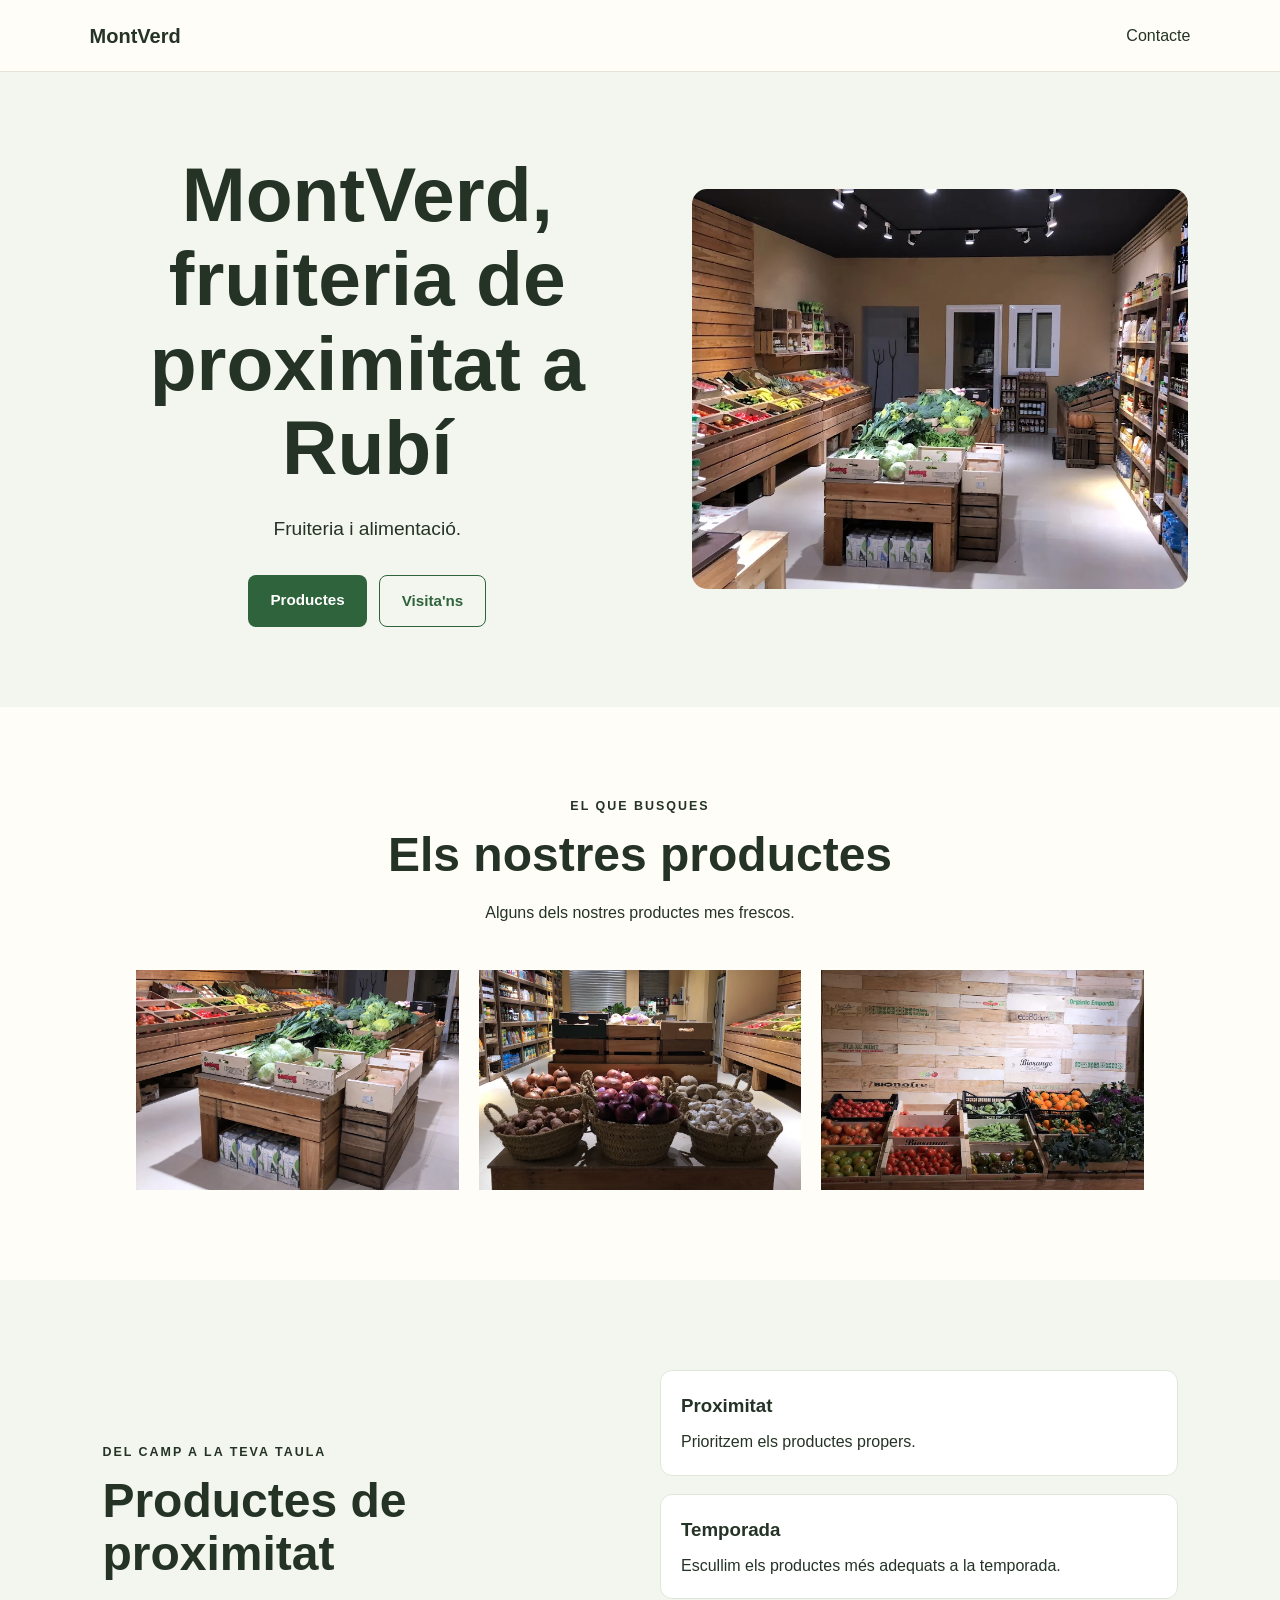
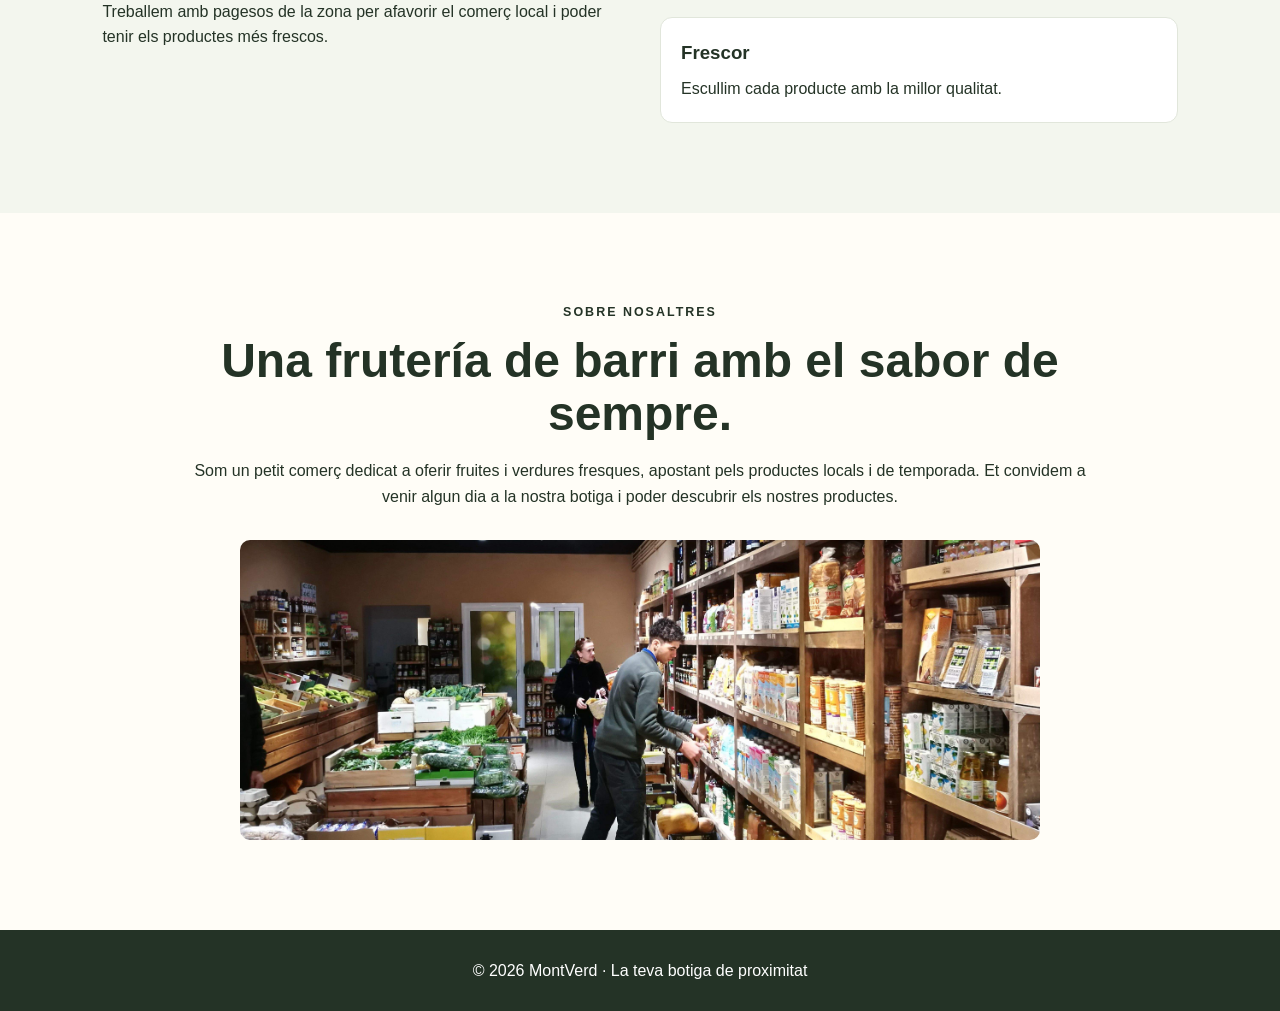
<file: index.html>
<html lang="cat">

<head>
  <meta charset="UTF-8">
  <meta name="viewport" content="width=device-width, initial-scale=1.0">

  <title>Fruiteria de proximitat a Rubí | MontVerd</title>

  <meta name="description"
    content="Descobreix fruites i verdures fresques, locals i de temporada a MontVerd, la teva fruiteria de proximitat a Rubí.">

  <link rel="stylesheet" href="css/style.css">
</head>

<body>

  <header>
    <nav class="navbar">
      <a href="#inicio" class="logo">MontVerd</a>
      <ul class="nav-links">
        <li><a href="contacte.html">Contacte</a></li>
      </ul>
    </nav>
  </header>

  <main>
    <section id="inicio" class="hero">

      <div class="hero-content">
        <h1>MontVerd, fruiteria de proximitat a Rubí</h1>
        <p>Fruiteria i alimentació.</p>

        <div class="buttons">
          <a href="#productos" class="button primary">Productes</a>
          <a href="contacte.html" class="button secondary">Visita'ns</a>
        </div>
      </div>

      <div class="hero-image">
        <img src="images/tienda2.webp" alt="Fruites i verdures fresques">
      </div>

    </section>

    <section id="productos" class="section">
      <div class="section-heading">
        <p class="eyebrow">EL QUE BUSQUES</p>
        <h2>Els nostres productes</h2>
        <p>Alguns dels nostres productes mes frescos.</p>
      </div>

      <div class="cards">

        <article class="card">
          <img src="images/frutasyverduras1.webp" alt="Fruites">
        </article>

        <article class="card">
          <img src="images/frutasyverduras2.webp" alt="Verdures">
        </article>

        <article class="card">
          <img src="images/frutasyverduras3.webp" alt="Temporada">
        </article>

      </div>
    </section>

    <section id="proximidad" class="section light">
      <div class="two-columns">
        <div>
          <p class="eyebrow">DEL CAMP A LA TEVA TAULA</p>
          <h2>Productes de proximitat</h2>
          <p>
            Treballem amb pagesos de la zona per afavorir el comerç local i poder tenir els productes més frescos.
          </p>
        </div>

        <div class="features">
          <div class="feature">
            <div>
              <h3>Proximitat</h3>
              <p>Prioritzem els productes propers.</p>
            </div>
          </div>
          <div class="feature">
            <div>
              <h3>Temporada</h3>
              <p>Escullim els productes més adequats a la temporada.</p>
            </div>
          </div>
          <div class="feature">
            <div>
              <h3>Frescor</h3>
              <p>Escullim cada producte amb la millor qualitat.</p>
            </div>
          </div>
        </div>
      </div>
    </section>

    <section id="nosotros" class="section">
      <div class="about">
        <div>
          <p class="eyebrow">SOBRE NOSALTRES</p>
          <h2>Una frutería de barri amb el sabor de sempre.</h2>
          <p>
            Som un petit comerç dedicat a oferir fruites i verdures fresques, apostant pels productes locals i de
            temporada. Et convidem a venir algun dia a la nostra botiga i poder descubrir els nostres productes.
          </p>
          <img src="images/montverd-2.jpeg" alt="La nostra fruiteria">
        </div>
      </div>
    </section>

    <footer>
      <p>© 2026 MontVerd · La teva botiga de proximitat</p>
    </footer>

    <script src="js/script.js"></script>
</body>

</html>
</file>
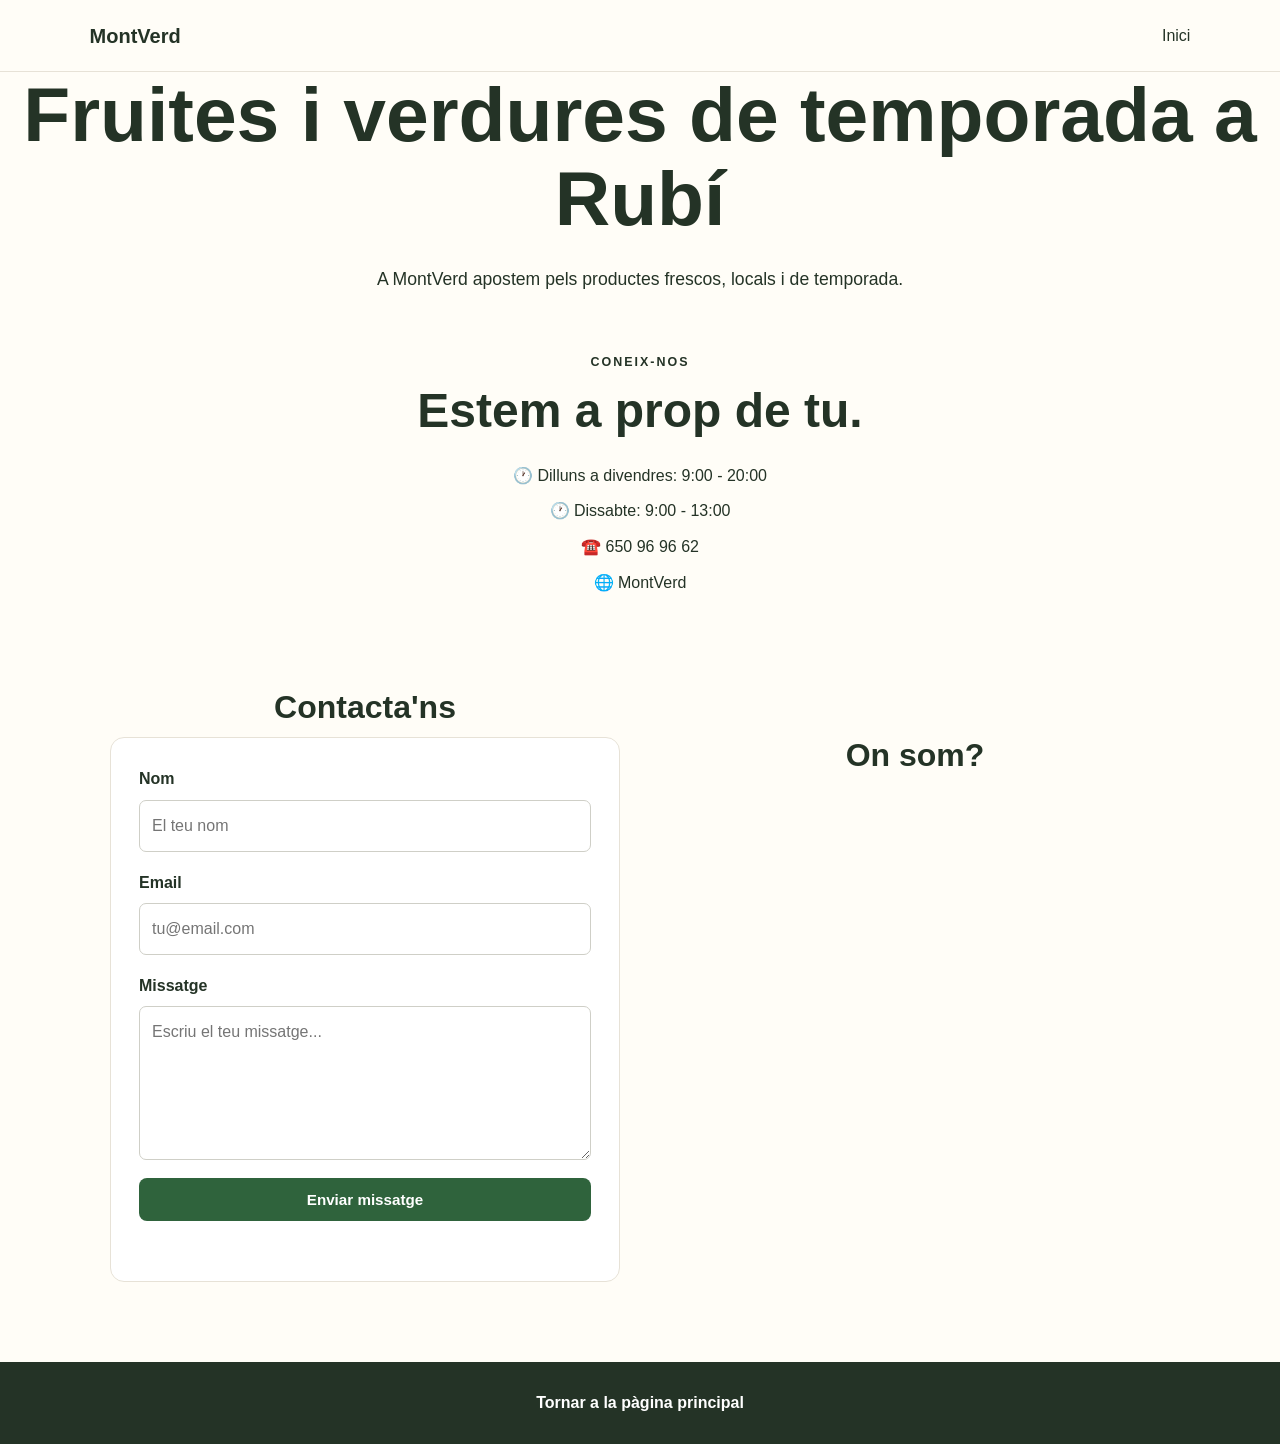
<file: contacte.html>
<!DOCTYPE html>
<html lang="ca">

<head>
    <meta charset="UTF-8">
    <meta name="viewport" content="width=device-width, initial-scale=1.0">
    <title>Fruites i verdures de temporada a Rubí | MontVerd</title>
    <meta name="description"
        content="Descobreix les fruites i verdures de temporada a MontVerd, la teva fruiteria de proximitat a Rubí.">
    <link rel="stylesheet" href="css/style.css">
</head>

<body>


    <header>
        <nav class="navbar">
            <a href="index.html" class="logo">MontVerd</a>

            <ul class="nav-links">
                <li><a href="index.html">Inici</a></li>
            </ul>
        </nav>
    </header>

    <section class="contact-header">
        <h1>Fruites i verdures de temporada a Rubí</h1>
        <p>A MontVerd apostem pels productes frescos, locals i de temporada.</p>
    </section>


    <main>

        <!-- Informacio de la botiga centrada -->

        <section class="contact-info-section">

            <p class="eyebrow">CONEIX-NOS</p>
            <h2>Estem a prop de tu.</h2>

            <p>🕐 Dilluns a divendres: 9:00 - 20:00</p>
            <p>🕐 Dissabte: 9:00 - 13:00</p>
            <p>☎️ 650 96 96 62</p>
            <p>🌐 MontVerd</p>

        </section>

        <!-- Formulari a l'esquerra i mapa a la dreta -->

        <section class="contact-content">

            <div class="contact-form-container">

                <h2>Contacta'ns</h2>

                <form id="contact-form" class="contact-form">

                    <label for="nombre">Nom</label>
                    <input type="text" id="nombre" name="nombre" placeholder="El teu nom" required>

                    <label for="email">Email</label>
                    <input type="email" id="email" name="email" placeholder="tu@email.com" required>

                    <label for="mensaje">Missatge</label>
                    <textarea id="mensaje" name="mensaje" rows="5" placeholder="Escriu el teu missatge..."
                        required></textarea>

                    <button type="submit" class="button primary">
                        Enviar missatge
                    </button>

                    <p id="form-message" class="form-message"></p>

                </form>

            </div>

            <div class="contact-map-container">

                <h2>On som?</h2>

                <iframe
                    src="https://www.google.com/maps/embed?pb=!1m18!1m12!1m3!1d2988.626088034477!2d2.0284027122272668!3d41.49070537116716!2m3!1f0!2f0!3f0!3m2!1i1024!2i768!4f13.1!3m3!1m2!1s0x12a4913957665ff9%3A0x58d9972b3dd79934!2sMontverd!5e0!3m2!1sca!2ses!4v1792234875095!5m2!1sca!2ses"
                    width="600" height="450" style="border:0;" allowfullscreen loading="lazy"
                    referrerpolicy="strict-origin-when-cross-origin">
                </iframe>

            </div>

        </section>

    </main>

    <footer class="back-home">
        <a href="index.html">Tornar a la pàgina principal</a>
    </footer>

    <script src="js/script.js"></script>

</body>

</html>
</file>
<file: css/style.css>
/* ESTILOS GENERALES */

* {
    box-sizing: border-box;
    margin: 0;
    padding: 0;
}

html {
    scroll-behavior: smooth;
}

body {
    font-family: Arial, Helvetica, sans-serif;
    color: #243326;
    background: #fffdf7;
    line-height: 1.6;
}

a {
    color: inherit;
    text-decoration: none;
}

h1 {
    font-size: clamp(2.5rem, 6vw, 5rem);
    line-height: 1.1;
    margin-bottom: 24px;
}

h2 {
    font-size: clamp(2rem, 4vw, 3rem);
    line-height: 1.1;
    margin-bottom: 18px;
}

h3 {
    margin-bottom: 8px;
}

.eyebrow {
    font-size: 0.78rem;
    letter-spacing: 2px;
    font-weight: bold;
    margin-bottom: 12px;
    text-transform: uppercase;
}

/* MENU */

.navbar {
    min-height: 72px;
    padding: 18px 7%;
    display: flex;
    align-items: center;
    justify-content: space-between;
    background: #fffdf7;
    border-bottom: 1px solid #e7e2d7;
    position: sticky;
    top: 0;
    z-index: 10;
}

.logo {
    font-size: 1.25rem;
    font-weight: bold;
}

.nav-links {
    list-style: none;
    display: flex;
    gap: 24px;
}

.nav-links a:hover {
    text-decoration: underline;
}

/* BOTONES */

.button {
    display: inline-block;
    padding: 13px 22px;
    border: none;
    border-radius: 8px;
    font-size: 0.95rem;
    font-weight: bold;
    cursor: pointer;
}

.primary {
    background: #2f633c;
    color: white;
}

.primary:hover {
    background: #244d2f;
}

.secondary {
    border: 1px solid #2f633c;
    color: #2f633c;
}

.buttons {
    display: flex;
    justify-content: center;
    gap: 12px;
    flex-wrap: wrap;
}

/* PORTADA DE INDEX */

.hero {
    min-height: 550px;
    padding: 80px 7%;
    display: flex;
    justify-content: center;
    align-items: center;
    gap: 50px;
    background: #f3f6ee;
}

.hero-content {
    width: 50%;
    max-width: 550px;
    text-align: center;
}

.hero-image {
    width: 45%;
    max-width: 500px;
}

.hero-image img {
    width: 100%;
    height: 400px;
    object-fit: cover;
    border-radius: 15px;
}

.hero-content > p:not(.eyebrow) {
    font-size: 1.2rem;
    margin-bottom: 30px;
}

/* SECCIONES GENERALES */

.section {
    padding: 90px 8%;
}

.light {
    background: #f3f6ee;
}

.section-heading {
    max-width: 700px;
    margin: 0 auto 45px;
    text-align: center;
}

/* TARJETAS DE PRODUCTOS */

.cards {
    display: flex;
    justify-content: center;
    gap: 20px;
}

.card {
    width: 30%;
    max-width: 350px;
}

.card img {
    display: block;
    width: 100%;
    height: 220px;
    object-fit: cover;
}

/* PROXIMITAT */

.two-columns {
    max-width: 1100px;
    margin: 0 auto;
    display: grid;
    grid-template-columns: 1fr 1fr;
    gap: 40px;
    align-items: center;
}

.features {
    display: grid;
    gap: 18px;
}

.feature {
    padding: 20px;
    background: white;
    border: 1px solid #e1e6db;
    border-radius: 12px;
}

.feature p {
    margin: 0;
}

/* SOBRE NOSALTRES */

.about {
    max-width: 900px;
    margin: 0 auto;
    text-align: center;
}

.about img {
    display: block;
    width: 100%;
    max-width: 800px;
    height: 300px;
    margin: 30px auto 0;
    object-fit: cover;
    border-radius: 10px;
}

/* PAGINA CONTACTE: TITOL I INFORMACIO */

.contact-header {
    padding: 60px 8%;
    text-align: center;
    background: #f3f6ee;
}

.contact-header p:not(.eyebrow) {
    font-size: 1.1rem;
}

.contact-info-section {
    padding: 60px 8% 45px;
    text-align: center;
}

.contact-info-section h2 {
    margin-bottom: 25px;
}

.contact-info-section p:not(.eyebrow) {
    margin-bottom: 10px;
}

/* CONTACTE: FORMULARI I MAPA */

.contact-content {
    max-width: 1100px;
    margin: 0 auto;
    padding: 40px 20px 80px;
    display: grid;
    grid-template-columns: 1fr 1fr;
    gap: 40px;
    align-items: center;
}

.contact-form-container h2,
.contact-map-container h2 {
    font-size: 2rem;
    text-align: center;
    margin-bottom: 12px;
}

.contact-form-container > p {
    margin-bottom: 20px;
    text-align: center;
}

.contact-form {
    display: grid;
    gap: 8px;
    padding: 28px;
    background: white;
    border: 1px solid #e7e2d7;
    border-radius: 14px;
}

.contact-form label {
    font-weight: bold;
}

.contact-form input,
.contact-form textarea {
    width: 100%;
    padding: 12px;
    margin-bottom: 10px;
    border: 1px solid #cfcfc7;
    border-radius: 7px;
    font: inherit;
}

.contact-form textarea {
    resize: vertical;
}

.form-message {
    min-height: 24px;
    font-weight: bold;
}

.contact-map-container iframe {
    display: block;
    width: 100%;
    height: 450px;
    border: 0;
    border-radius: 15px;
}

/* PEU DE PAGINA */

footer {
    padding: 28px 8%;
    text-align: center;
    background: #243326;
    color: white;
}

.back-home a {
    color: white;
    font-weight: bold;
}

.back-home a:hover {
    text-decoration: underline;
}


/* BARRA SUPERIOR DE CONTACTE */

.contact-header {
    padding: 0;
    background: #fffdf7;
}

.contact-header .navbar {
    width: 100%;
    min-height: 72px;
    padding: 0 7%;
    display: flex;
    flex-direction: row;
    align-items: center;
    justify-content: space-between;
    background: #fffdf7;
    border-bottom: 1px solid #e7e2d7;
    position: sticky;
    top: 0;
    z-index: 10;
}

/* ADAPTACIO A MOBILS */

@media (max-width: 800px) {

    .navbar {
        flex-direction: column;
        gap: 15px;
        padding: 18px 5%;
    }

    .nav-links {
        justify-content: center;
        flex-wrap: wrap;
        gap: 12px 18px;
    }

    .hero {
        flex-direction: column;
        padding: 60px 7%;
        text-align: center;
    }

    .hero-content,
    .hero-image {
        width: 100%;
        max-width: 550px;
    }

    .hero-image img {
        height: 300px;
    }

    .section {
        padding: 65px 7%;
    }

    .cards {
        flex-direction: column;
        align-items: center;
    }

    .card {
        width: 100%;
        max-width: 400px;
    }

    .two-columns {
        grid-template-columns: 1fr;
        text-align: center;
    }

    .features {
        text-align: left;
    }

    .contact-header,
    .contact-info-section {
        padding: 45px 7%;
    }

    .contact-content {
        grid-template-columns: 1fr;
        padding: 30px 7% 60px;
        gap: 40px;
    }

    .contact-form {
        padding: 22px;
    }

    .contact-map-container iframe {
        height: 350px;
    }
}
</file>
